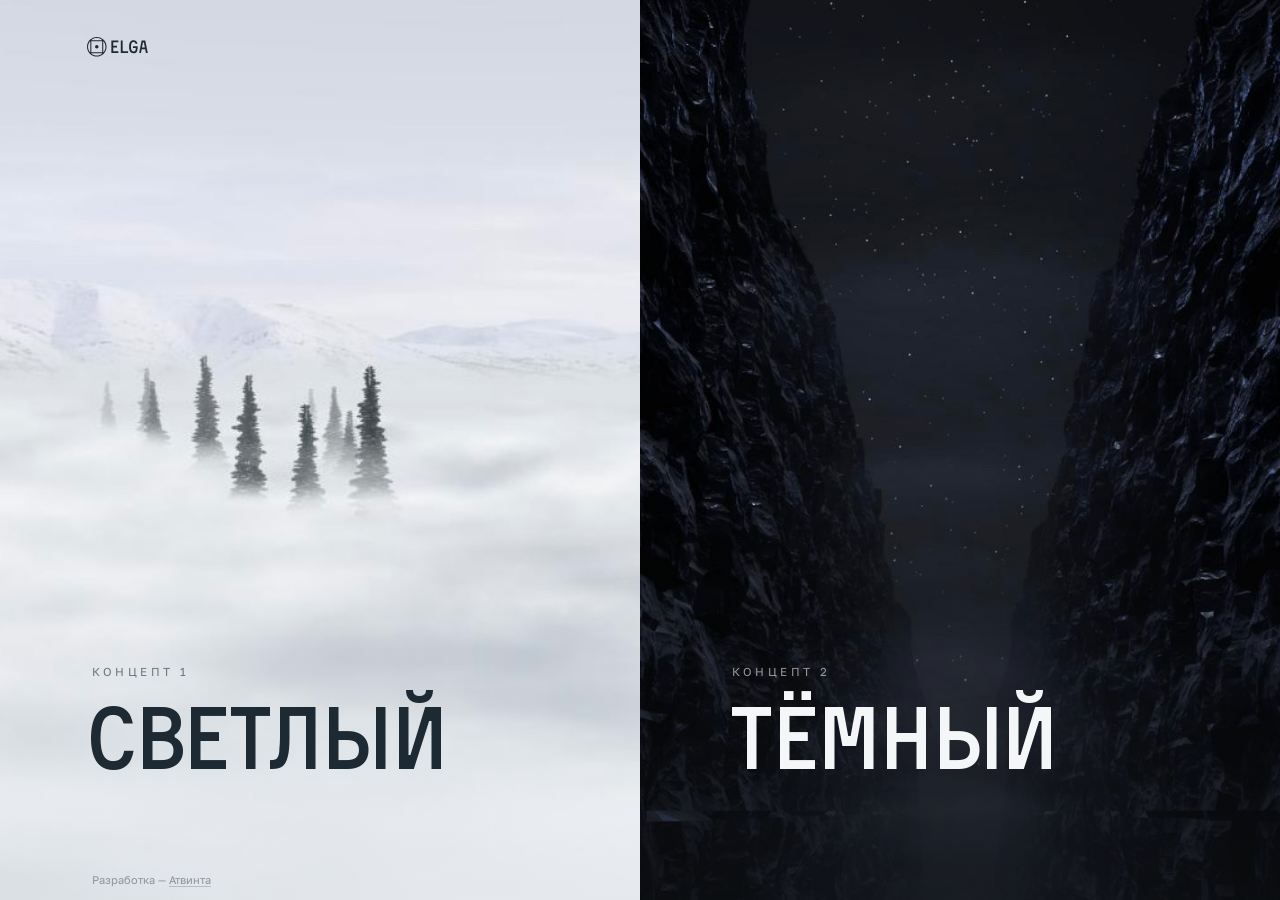
<file: index.html>
<!doctype html>
<html lang="ru">
<head>
<meta charset="utf-8">
<meta name="viewport" content="width=device-width, initial-scale=1">
<title>Эльга — концепты</title>
<link rel="preconnect" href="https://fonts.googleapis.com">
<link rel="preconnect" href="https://fonts.gstatic.com" crossorigin>
<link href="https://fonts.googleapis.com/css2?family=Golos+Text:wght@400..900&display=swap" rel="stylesheet">
<style>
  @font-face {
    font-family: 'Activist';
    src: url('font/Activist.woff2') format('woff2'), url('font/Activist.woff') format('woff');
    font-weight: 400; font-style: normal; font-display: swap;
  }
  * { box-sizing: border-box; margin: 0; padding: 0; }
  html, body { height: 100%; font-family: 'Golos Text', system-ui, sans-serif; }
  body { display: grid; grid-template-columns: 1fr 1fr; }
  /* размеры надписей и отступы — переменные. Макет собран под ширину 1440; --u — «пиксель макета»:
     на других экранах всё растёт и уменьшается пропорционально ширине (заодно крайняя ель фона
     остаётся на линии текста — фон тоже масштабируется по ширине половинки) */
  :root {
    --u: calc(100vw / 1440);
    --pad-left: calc(98 * var(--u)); --pad-bottom: calc(135 * var(--u));
    --t-font: 'Activist', 'Golos Text', system-ui, sans-serif; --t-weight: 400;
    --t-size: calc(98 * var(--u)); --t-lh: 1; --t-ls: -.025em; --t-case: none;
  }
  a {
    position: relative; display: flex; flex-direction: column; justify-content: flex-end;
    padding: calc(48 * var(--u)) calc(48 * var(--u)) var(--pad-bottom) var(--pad-left); text-decoration: none; transition: opacity .3s;
  }
  /* размер крупных надписей — от него считаются оптические сдвиги и стрелка */
  :root { --t-real: var(--t-size); }
  /* фон половинок — ключевой кадр каждого концепта (без текста и интерфейса): светлый — ели над морем облаков
     и горы (кадр отзеркален: крайняя ель — на линии текста), тёмный — разрез под звёздным небом.
     Кадр — отдельный слой (::before), чтобы при наведении двигать только его; снизу (::after) — подложка под надписи */
  .light { background: #dde3e8; color: #1d2a33; overflow: hidden; }
  .dark { background: #0d1013; color: #f4f6f8; overflow: hidden; }
  .light::before, .dark::before, .light::after, .dark::after { content: ''; position: absolute; inset: 0; pointer-events: none; }
  .light::before { background: url('assets/choose-light.jpg') left center / cover no-repeat; transform-origin: 0 50%; }
  .dark::before { background: url('assets/choose-dark.jpg') center / cover no-repeat; transform-origin: 50% 40%; }
  .light::before, .dark::before, .stars { transition: transform 1.4s cubic-bezier(.25, .6, .3, 1), opacity 1s; }
  .light::after { background: linear-gradient(to top, rgba(221, 227, 232, .6), rgba(221, 227, 232, 0) 42%); }
  .dark::after { background: linear-gradient(to top, rgba(13, 16, 19, .7), rgba(13, 16, 19, 0) 45%); }
  .label, .title, .logo { position: relative; z-index: 2; }
  .logo { position: absolute; }
  /* наведение, светлый: кадр медленно приближается и чуть уплывает вбок — будто облака дрейфуют */
  .light:hover::before, .light:focus-visible::before { transform: scale(1.07) translateX(-.7%); }
  /* наведение, тёмный: кадр медленно приближается, звёзды над разрезом начинают тихо мерцать */
  .dark:hover::before, .dark:focus-visible::before { transform: scale(1.07); }
  .stars { position: absolute; inset: 0; z-index: 1; pointer-events: none; opacity: 0; transform-origin: 50% 40%;
    /* только небо над разрезом: по центру и сверху, к стенам и вниз гаснет */
    -webkit-mask-image: radial-gradient(60% 75% at 50% 10%, #000 40%, transparent 100%);
            mask-image: radial-gradient(60% 75% at 50% 10%, #000 40%, transparent 100%); }
  .stars i { position: absolute; inset: 0; background-repeat: repeat; }
  .stars i:nth-child(1) { background-image: radial-gradient(1.2px 1.2px at 23px 41px, #fff, transparent), radial-gradient(1px 1px at 91px 118px, #fff, transparent),
      radial-gradient(1.4px 1.4px at 157px 63px, #fff, transparent); background-size: 190px 170px; animation: twinkle 3.1s ease-in-out infinite; }
  .stars i:nth-child(2) { background-image: radial-gradient(1px 1px at 61px 22px, #fff, transparent), radial-gradient(1.3px 1.3px at 134px 97px, #fff, transparent),
      radial-gradient(1px 1px at 12px 140px, #fff, transparent); background-size: 230px 210px; animation: twinkle 4.3s ease-in-out infinite 1.4s; }
  .stars i:nth-child(3) { background-image: radial-gradient(1.6px 1.6px at 40px 80px, #dfe8ff, transparent), radial-gradient(1px 1px at 170px 30px, #fff, transparent);
      background-size: 260px 240px; animation: twinkle 5.2s ease-in-out infinite .7s; }
  @keyframes twinkle { 0%, 100% { opacity: .15; } 50% { opacity: .9; } }
  .dark:hover .stars, .dark:focus-visible .stars { opacity: 1; transform: scale(1.07); }
  @media (prefers-reduced-motion: reduce) {
    .light::before, .dark::before, .stars { transition: none; }
    .stars i { animation: none; }
  }
  .label { font-size: max(11px, calc(13 * var(--u))); letter-spacing: .3em; text-transform: uppercase; opacity: .6; margin-bottom: calc(16 * var(--u)); }
  /* оптическая компенсация: надпись сверху выравнивается по видимому краю первой буквы крупного слова,
     а не по рамке символа. У «С» отступ внутри символа больше и край круглый — сдвиг больше, у «Т» — меньше */
  .light .label { margin-left: calc(var(--t-real) * .051); }
  /* круглая «С» на глаз отступает от края сильнее прямой «Т» — «Светлый» чуть вынесен влево (оптический свес);
     подписи «Концепт» начинаются с прямой «К» и стоят ровно по линии */
  .light .title { margin-left: calc(var(--t-real) * -.015); }
  .dark .label { margin-left: calc(var(--t-real) * .051); }
  /* «Т» стоит в символе ближе к краю, чем «С», — «Тёмный» сдвинут вправо, чтобы видимые края слов в половинках совпадали */
  .dark .title { margin-left: calc(var(--t-real) * .025); }
  /* стрелка «вправо» после слова — как глиф того же шрифта: толщина штриха как у букв, прямые торцы;
     при наведении прорисовывается — сначала линия, потом наконечник */
  .title { display: inline-flex; align-items: baseline; white-space: nowrap; }
  .arrow { width: calc(var(--t-real) * .92); height: calc(var(--t-real) * .735); margin-left: calc(var(--t-real) * .28); overflow: visible; }
  .arrow path { fill: none; stroke: currentColor; stroke-width: 9.8; stroke-linecap: butt; stroke-linejoin: miter;
                transition: stroke-dashoffset .35s cubic-bezier(.4, 0, .2, 1); }
  /* штрих длиной с саму линию, сдвинутый на всю длину, — линии не видно; сдвиг к 0 — она прорисовывается */
  .arrow .shaft { stroke-dasharray: 86 86; stroke-dashoffset: 86; }
  .arrow .head { stroke-dasharray: 99 99; stroke-dashoffset: 99; transition-delay: 0s; }
  a:hover .arrow .shaft, a:focus-visible .arrow .shaft { stroke-dashoffset: 0; }
  a:hover .arrow .head, a:focus-visible .arrow .head { stroke-dashoffset: 0; transition-delay: .22s; }
  .title { font-family: var(--t-font); font-weight: var(--t-weight); font-size: var(--t-real); line-height: var(--t-lh); letter-spacing: var(--t-ls); text-transform: var(--t-case); }
  .logo { position: absolute; top: calc(42 * var(--u)); left: var(--pad-left); line-height: 0; }
  .logo svg { height: max(18px, calc(22 * var(--u))); width: auto; display: block; }
  /* подпись разработчика: мелко и серым, слева — по линии надписи «Концепт 1» */
  .credits { position: fixed; left: calc(var(--pad-left) + var(--t-real) * .051); bottom: max(12px, calc(16 * var(--u))); font-size: max(11px, calc(12 * var(--u))); color: #8a949c; }
  .credits a { display: inline; padding: 0; color: inherit; border-bottom: 1px solid rgba(138, 148, 156, .5); transition: color .25s, border-color .25s; }
  .credits a:hover, .credits a:focus-visible { color: #ff2159; border-bottom-color: rgba(255, 33, 89, .5); }   /* фирменный розовый Атвинты */
  @media (max-width: 760px) {
    /* телефон: половинки друг над другом, размеры в обычных пикселях, надписи — от ширины экрана */
    :root { --u: 1px; --pad-left: max(16px, calc(100vw * 98 / 1440)); --t-size: 14vw; }   /* отступ слева — в той же пропорции, что на компьютере */
    body { grid-template-columns: 1fr; }
    a { padding: 24px var(--pad-left); min-height: 50vh; }
    /* блоки друг над другом: названия выше, чтобы подпись «Разработка» внизу не прилипала к «Тёмный» */
    .light, .dark { padding-bottom: 72px; }
    .logo { left: var(--pad-left); top: 30px; }
    .credits { left: calc(var(--pad-left) + var(--t-real) * .051); }
  }
</style>
</head>
<body>
  <a class="light" href="light/">
    <span class="logo" aria-label="Эльга"><svg role="img" aria-label="Эльга" fill="currentColor" viewBox="0 0 341.91 109.96" xmlns="http://www.w3.org/2000/svg"><path d="m93.86 16.1c-10.38-10.38-24.19-16.1-38.88-16.1s-28.49 5.72-38.88 16.1c-10.38 10.39-16.1 24.2-16.1 38.88s5.72 28.49 16.1 38.88c10.39 10.39 24.19 16.1 38.88 16.1s28.49-5.72 38.88-16.1 16.1-24.19 16.1-38.88-5.72-28.49-16.1-38.88zm-75.33 68.19c0 1.2-1.52 1.72-2.26.77-6.68-8.56-10.31-19.04-10.31-30.08s3.62-21.51 10.31-30.08c.74-.95 2.26-.44 2.26.77zm66.53 9.4c-8.56 6.68-19.04 10.31-30.08 10.31s-21.51-3.62-30.08-10.31c-.95-.74-.44-2.26.77-2.26h58.62c1.2 0 1.72 1.52.77 2.26zm-60.62-8.16v-61.09h60.99v61.09zm59.85-67h-58.62c-1.2 0-1.72-1.52-.77-2.26 8.56-6.68 19.04-10.31 30.08-10.31s21.51 3.62 30.08 10.31c.95.74.44 2.26-.77 2.26zm9.4 66.52c-.74.95-2.26.44-2.26-.77v-58.61c0-1.2 1.52-1.72 2.26-.77 6.68 8.56 10.31 19.04 10.31 30.08s-3.62 21.51-10.31 30.08z"/><path d="m55.08 45.62c-5.33 0-9.65 4.32-9.65 9.65s4.32 9.65 9.65 9.65 9.65-4.32 9.65-9.65-4.32-9.65-9.65-9.65z"/><path d="m176.61 80.27v9.84h-39.46v-70.26h39.46v9.84h-28.93v19.09h21.25v9.84h-21.25v21.65z"/><path d="m231.31 80.27v9.84h-41.23v-70.26h10.53v60.41h30.7z"/><path d="m262.11 18.58c13.19 0 19.38 7.77 21.84 19.88h-10.53c-1.97-6.89-5.22-9.74-11.81-9.74-10.53 0-14.17 9.84-14.17 26.27s3.64 26.27 14.17 26.27c11.32 0 12.79-8.66 12.79-18.6v-.98h-15.94v-9.84h26.57v7.97c0 19.88-6.69 31.59-22.93 31.59-18.2 0-25.39-14.86-25.39-36.41s7.18-36.41 25.39-36.41z"/><path d="m327.44 69.25h-19.88l-3.84 20.86h-10.33l13.97-70.25h20.47l14.07 70.25h-10.53l-3.94-20.86zm-18.01-9.84h16.14l-5.31-28.73h-5.41l-5.41 28.73z"/></svg></span>
    <span class="label">Концепт 1</span>
    <span class="title">Светлый<svg class="arrow" viewBox="0 0 92 73.5" aria-hidden="true"><path class="shaft" d="M0 36.75H86"/><path class="head" d="M51.25 2L86 36.75L51.25 71.5"/></svg></span>
  </a>
  <a class="dark" href="dark/">
    <span class="stars" aria-hidden="true"><i></i><i></i><i></i></span>
    <span class="label">Концепт 2</span>
    <span class="title">Тёмный<svg class="arrow" viewBox="0 0 92 73.5" aria-hidden="true"><path class="shaft" d="M0 36.75H86"/><path class="head" d="M51.25 2L86 36.75L51.25 71.5"/></svg></span>
  </a>
  <div class="credits">Разработка&nbsp;— <a href="https://atwinta.ru" target="_blank" rel="noopener">Атвинта</a></div>
</body>
</html>
</file>
